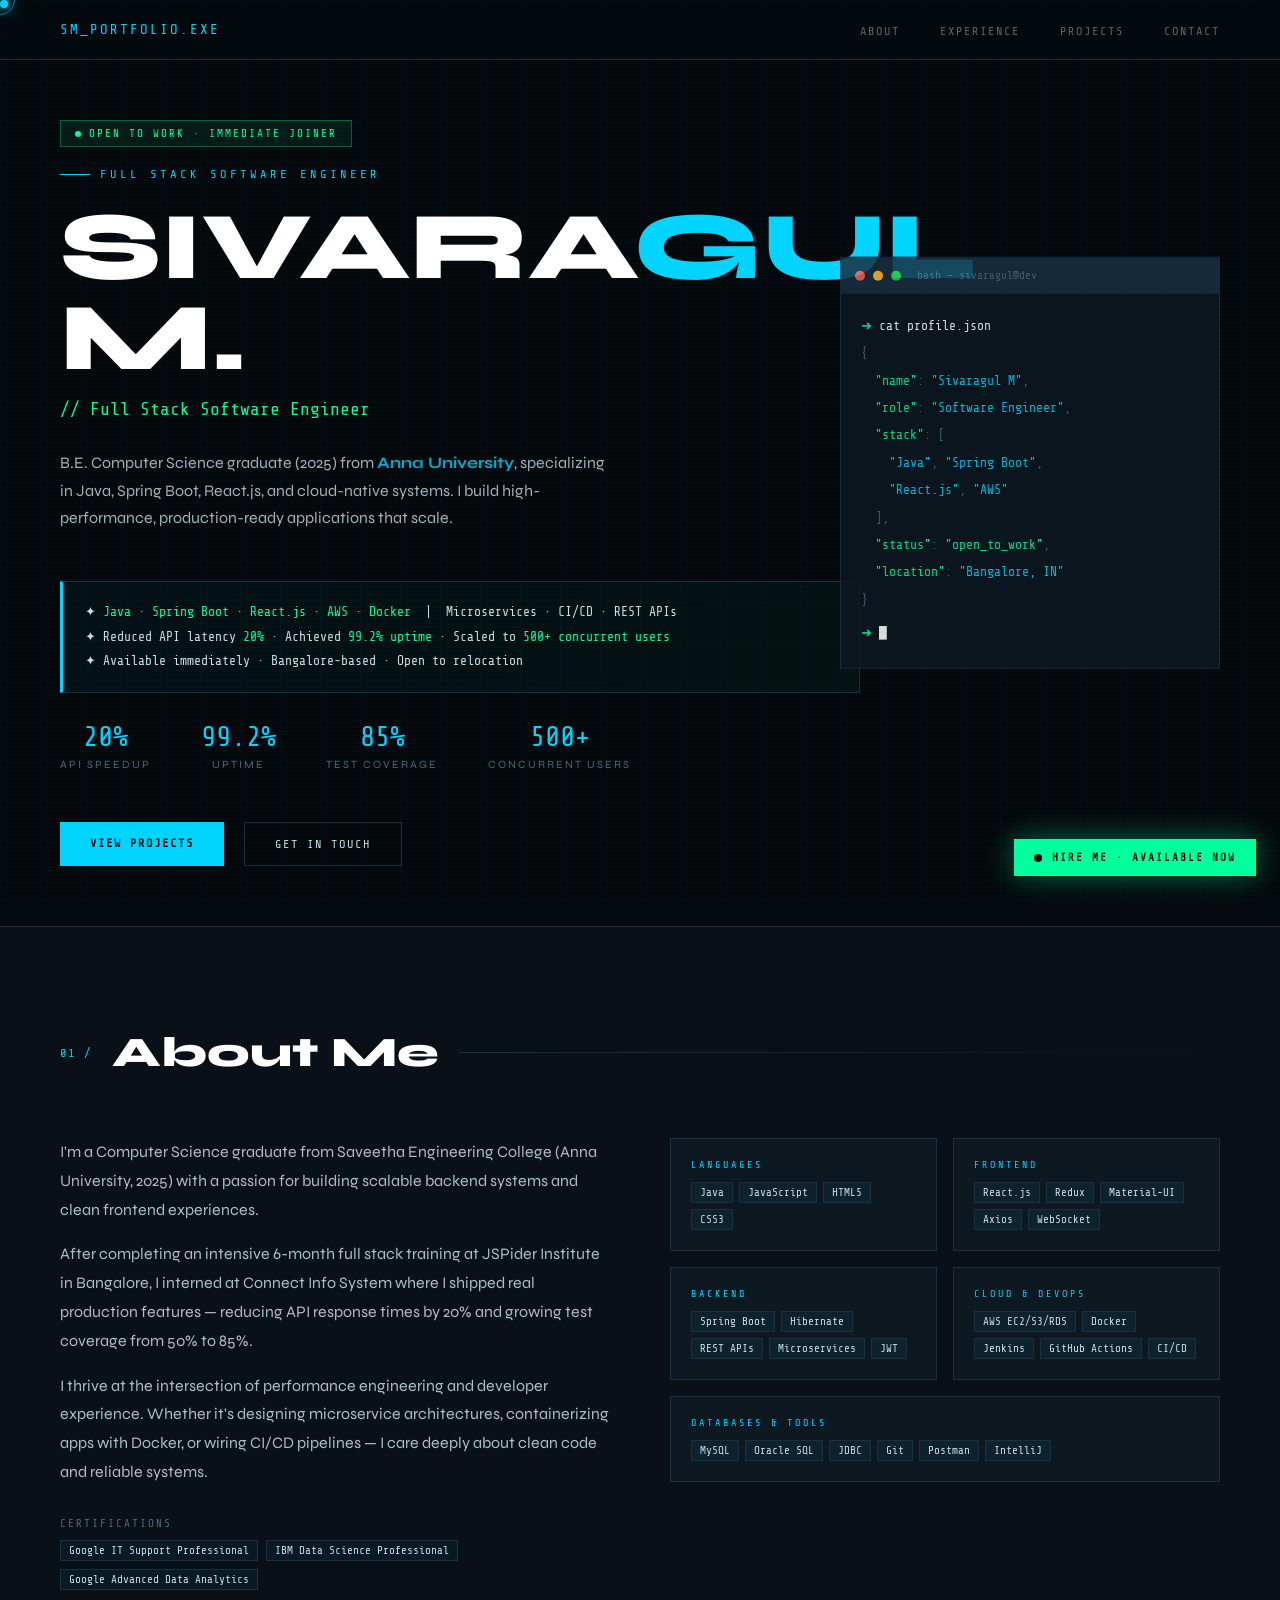
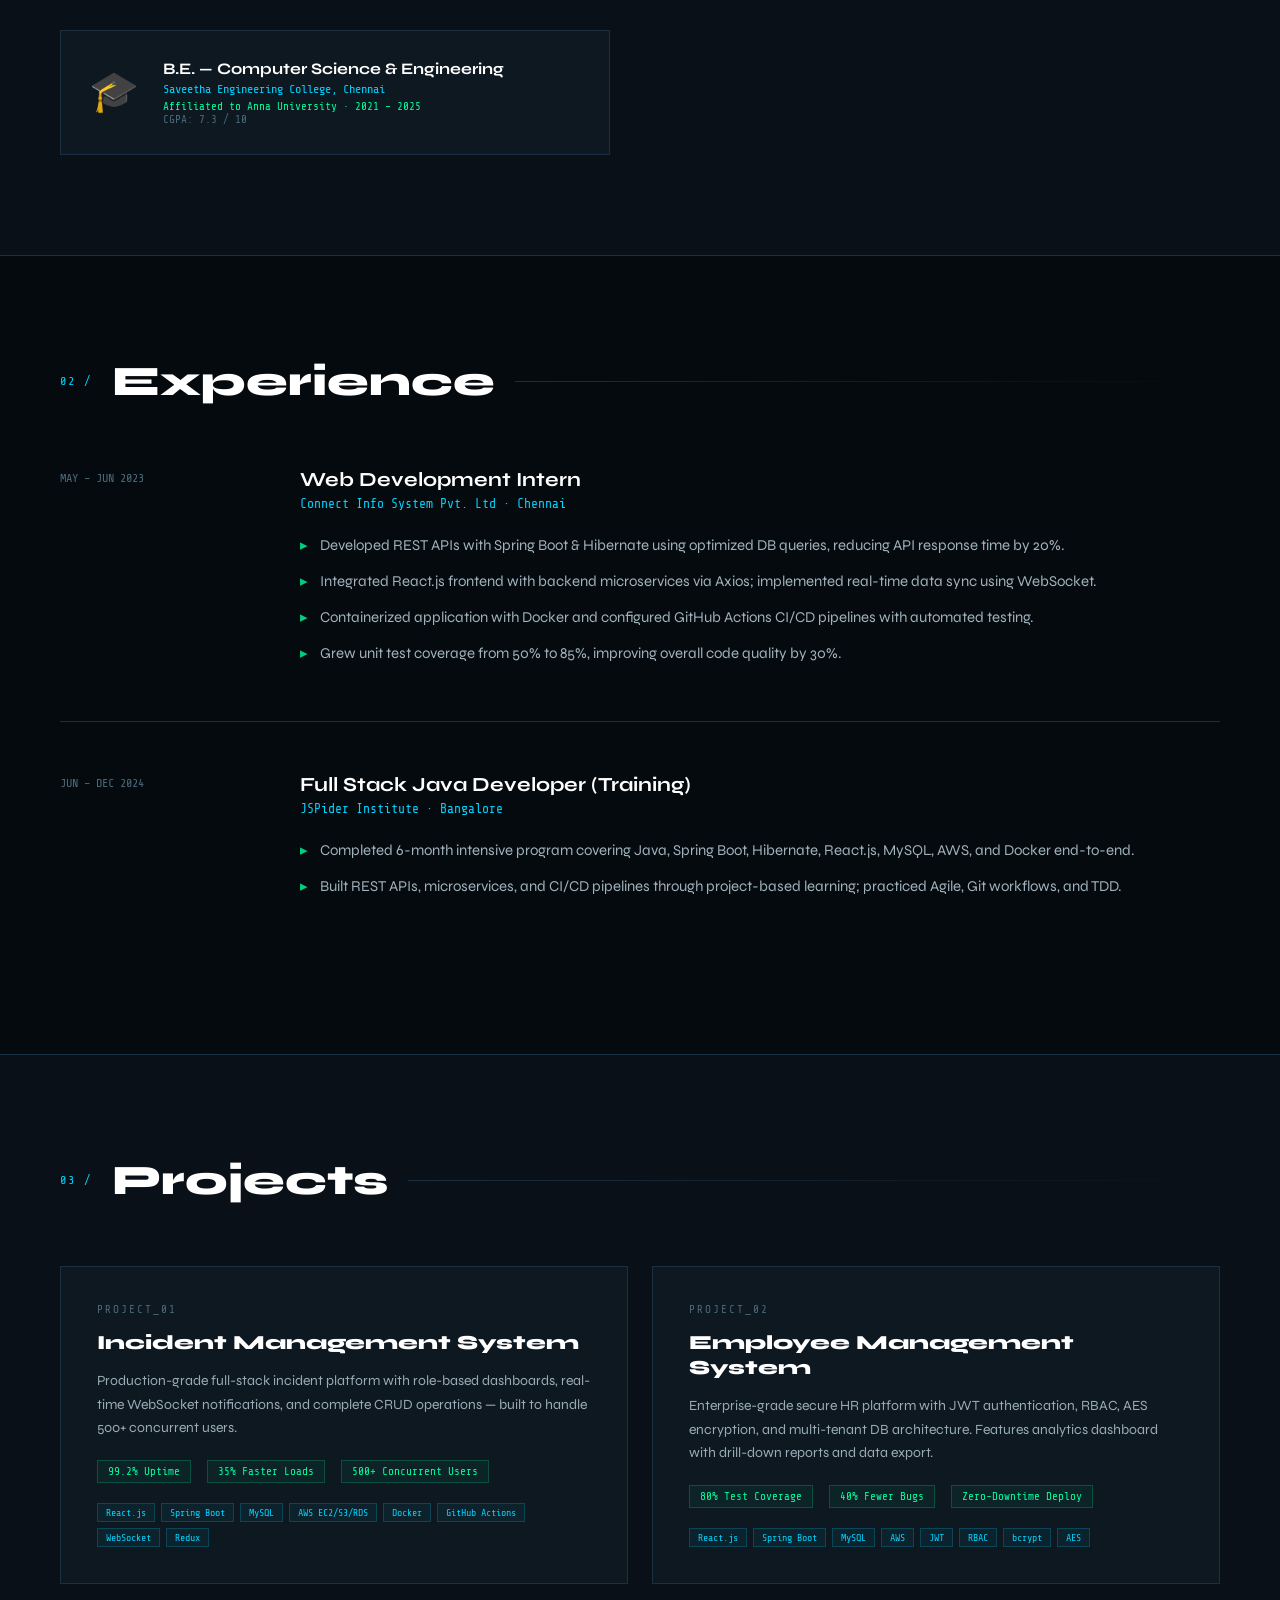
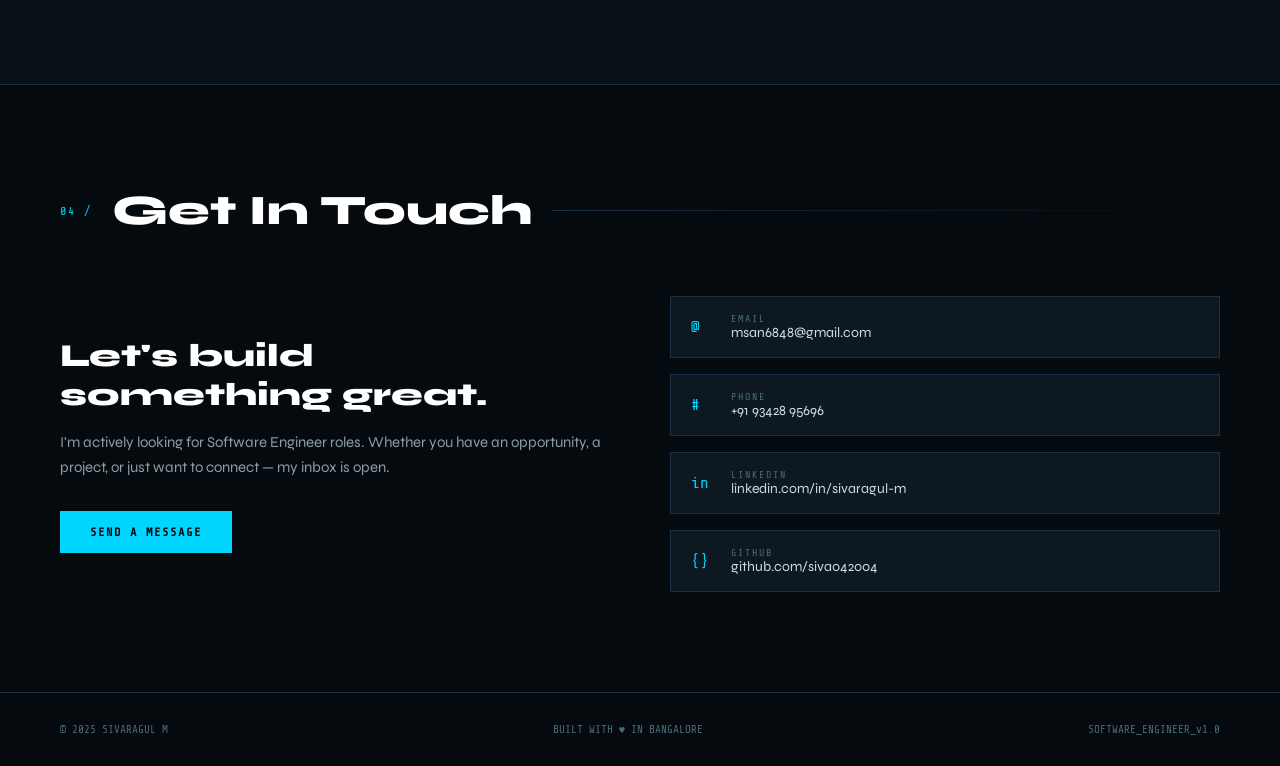
<file: portfolio.html>
<!DOCTYPE html>
<html lang="en">
<head>
<meta charset="UTF-8">
<meta name="viewport" content="width=device-width, initial-scale=1.0">
<title>Sivaragul M — Software Engineer</title>
<link href="https://fonts.googleapis.com/css2?family=Share+Tech+Mono&family=Syne:wght@400;700;800&display=swap" rel="stylesheet">
<style>
  :root {
    --bg: #050a0e;
    --bg2: #0a1017;
    --panel: #0d1821;
    --border: #1a2f42;
    --accent: #00d4ff;
    --accent2: #00ff9d;
    --accent3: #ff6b35;
    --text: #c8dde8;
    --muted: #4a6b7a;
    --mono: 'Share Tech Mono', monospace;
    --sans: 'Syne', sans-serif;
  }

  * { margin: 0; padding: 0; box-sizing: border-box; }

  html { scroll-behavior: smooth; }

  body {
    background: var(--bg);
    color: var(--text);
    font-family: var(--sans);
    overflow-x: hidden;
    cursor: none;
  }

  /* Custom cursor */
  .cursor {
    width: 8px; height: 8px;
    background: var(--accent);
    border-radius: 50%;
    position: fixed;
    pointer-events: none;
    z-index: 9999;
    transition: transform 0.1s;
    box-shadow: 0 0 10px var(--accent), 0 0 20px var(--accent);
  }
  .cursor-ring {
    width: 30px; height: 30px;
    border: 1px solid var(--accent);
    border-radius: 50%;
    position: fixed;
    pointer-events: none;
    z-index: 9998;
    transition: all 0.15s ease;
    opacity: 0.5;
  }

  /* Grid overlay */
  body::before {
    content: '';
    position: fixed;
    inset: 0;
    background-image:
      linear-gradient(rgba(0,212,255,0.03) 1px, transparent 1px),
      linear-gradient(90deg, rgba(0,212,255,0.03) 1px, transparent 1px);
    background-size: 40px 40px;
    pointer-events: none;
    z-index: 0;
  }

  /* Scanline */
  body::after {
    content: '';
    position: fixed;
    inset: 0;
    background: repeating-linear-gradient(
      0deg,
      transparent,
      transparent 2px,
      rgba(0,0,0,0.15) 2px,
      rgba(0,0,0,0.15) 4px
    );
    pointer-events: none;
    z-index: 1;
  }

  /* NAV */
  nav {
    position: fixed;
    top: 0; left: 0; right: 0;
    z-index: 100;
    display: flex;
    justify-content: space-between;
    align-items: center;
    padding: 20px 60px;
    background: rgba(5,10,14,0.9);
    backdrop-filter: blur(10px);
    border-bottom: 1px solid var(--border);
  }

  .nav-logo {
    font-family: var(--mono);
    color: var(--accent);
    font-size: 14px;
    letter-spacing: 2px;
  }

  .nav-links {
    display: flex;
    gap: 40px;
    list-style: none;
  }

  .nav-links a {
    font-family: var(--mono);
    font-size: 12px;
    color: var(--muted);
    text-decoration: none;
    letter-spacing: 2px;
    transition: color 0.3s;
    text-transform: uppercase;
  }

  .nav-links a:hover { color: var(--accent); }

  /* HERO */
  #hero {
    min-height: 100vh;
    display: flex;
    align-items: center;
    padding: 120px 60px 60px;
    position: relative;
    z-index: 2;
  }

  .hero-content { max-width: 800px; }

  .hero-tag {
    font-family: var(--mono);
    font-size: 12px;
    color: var(--accent);
    letter-spacing: 4px;
    margin-bottom: 20px;
    display: flex;
    align-items: center;
    gap: 10px;
  }

  .hero-tag::before {
    content: '';
    display: block;
    width: 30px;
    height: 1px;
    background: var(--accent);
  }

  h1 {
    font-family: var(--sans);
    font-size: clamp(48px, 8vw, 96px);
    font-weight: 800;
    line-height: 0.95;
    color: #fff;
    margin-bottom: 10px;
  }

  h1 .accent { color: var(--accent); }

  .hero-subtitle {
    font-family: var(--mono);
    font-size: clamp(14px, 2vw, 18px);
    color: var(--accent2);
    margin-bottom: 30px;
    margin-top: 16px;
  }

  .hero-desc {
    font-size: 16px;
    color: var(--text);
    line-height: 1.7;
    max-width: 560px;
    margin-bottom: 50px;
    opacity: 0.8;
  }

  .hero-stats {
    display: flex;
    gap: 50px;
    margin-bottom: 50px;
  }

  .stat {
    text-align: center;
  }

  .stat-num {
    font-family: var(--mono);
    font-size: 28px;
    color: var(--accent);
    display: block;
  }

  .stat-label {
    font-size: 11px;
    color: var(--muted);
    letter-spacing: 2px;
    text-transform: uppercase;
  }

  .hero-btns {
    display: flex;
    gap: 20px;
  }

  .btn {
    font-family: var(--mono);
    font-size: 12px;
    letter-spacing: 2px;
    text-transform: uppercase;
    padding: 14px 30px;
    text-decoration: none;
    transition: all 0.3s;
    display: inline-block;
  }

  .btn-primary {
    background: var(--accent);
    color: var(--bg);
    font-weight: bold;
  }

  .btn-primary:hover {
    background: #fff;
    box-shadow: 0 0 30px var(--accent);
  }

  .btn-ghost {
    border: 1px solid var(--border);
    color: var(--text);
  }

  .btn-ghost:hover {
    border-color: var(--accent);
    color: var(--accent);
  }

  /* Hero terminal */
  .hero-terminal {
    position: absolute;
    right: 60px;
    top: 50%;
    transform: translateY(-50%);
    width: 380px;
    background: var(--panel);
    border: 1px solid var(--border);
    font-family: var(--mono);
    font-size: 13px;
    line-height: 1.8;
    opacity: 0.85;
  }

  .terminal-bar {
    background: var(--border);
    padding: 8px 14px;
    display: flex;
    gap: 8px;
    align-items: center;
  }

  .dot { width: 10px; height: 10px; border-radius: 50%; }
  .dot.r { background: #ff5f56; }
  .dot.y { background: #ffbd2e; }
  .dot.g { background: #27c93f; }

  .terminal-body { padding: 20px; }

  .t-line { margin-bottom: 4px; }
  .t-prompt { color: var(--accent2); }
  .t-cmd { color: #fff; }
  .t-out { color: var(--muted); }
  .t-val { color: var(--accent); }
  .t-green { color: var(--accent2); }
  .t-orange { color: var(--accent3); }

  .blink {
    animation: blink 1s infinite;
  }

  @keyframes blink { 0%,50% { opacity: 1; } 51%,100% { opacity: 0; } }

  /* SECTIONS */
  section {
    padding: 100px 60px;
    position: relative;
    z-index: 2;
  }

  .section-header {
    display: flex;
    align-items: center;
    gap: 20px;
    margin-bottom: 60px;
  }

  .section-num {
    font-family: var(--mono);
    font-size: 12px;
    color: var(--accent);
    letter-spacing: 2px;
  }

  h2 {
    font-size: clamp(28px, 4vw, 42px);
    font-weight: 800;
    color: #fff;
  }

  .section-line {
    flex: 1;
    height: 1px;
    background: linear-gradient(to right, var(--border), transparent);
  }

  /* ABOUT */
  #about { background: var(--bg2); border-top: 1px solid var(--border); border-bottom: 1px solid var(--border); }

  .about-grid {
    display: grid;
    grid-template-columns: 1fr 1fr;
    gap: 60px;
    align-items: start;
  }

  .about-text p {
    font-size: 16px;
    line-height: 1.8;
    color: var(--text);
    opacity: 0.85;
    margin-bottom: 16px;
  }

  .skills-grid {
    display: grid;
    grid-template-columns: 1fr 1fr;
    gap: 16px;
  }

  .skill-cat {
    background: var(--panel);
    border: 1px solid var(--border);
    padding: 20px;
    transition: border-color 0.3s;
  }

  .skill-cat:hover { border-color: var(--accent); }

  .skill-cat-title {
    font-family: var(--mono);
    font-size: 10px;
    color: var(--accent);
    letter-spacing: 3px;
    text-transform: uppercase;
    margin-bottom: 12px;
  }

  .skill-tags {
    display: flex;
    flex-wrap: wrap;
    gap: 6px;
  }

  .tag {
    font-family: var(--mono);
    font-size: 11px;
    color: var(--text);
    background: rgba(0,212,255,0.05);
    border: 1px solid var(--border);
    padding: 3px 8px;
  }

  /* EXPERIENCE */
  .exp-item {
    display: grid;
    grid-template-columns: 200px 1fr;
    gap: 40px;
    margin-bottom: 50px;
    padding-bottom: 50px;
    border-bottom: 1px solid var(--border);
  }

  .exp-item:last-child { border-bottom: none; margin-bottom: 0; }

  .exp-date {
    font-family: var(--mono);
    font-size: 12px;
    color: var(--muted);
    padding-top: 4px;
  }

  .exp-role {
    font-size: 20px;
    font-weight: 700;
    color: #fff;
    margin-bottom: 4px;
  }

  .exp-company {
    font-family: var(--mono);
    font-size: 13px;
    color: var(--accent);
    margin-bottom: 16px;
  }

  .exp-bullets { list-style: none; }

  .exp-bullets li {
    font-size: 15px;
    color: var(--text);
    opacity: 0.8;
    padding: 6px 0;
    padding-left: 20px;
    position: relative;
    line-height: 1.6;
  }

  .exp-bullets li::before {
    content: '▸';
    position: absolute;
    left: 0;
    color: var(--accent2);
  }

  /* PROJECTS */
  #projects { background: var(--bg2); border-top: 1px solid var(--border); border-bottom: 1px solid var(--border); }

  .projects-grid {
    display: grid;
    grid-template-columns: 1fr 1fr;
    gap: 24px;
  }

  .project-card {
    background: var(--panel);
    border: 1px solid var(--border);
    padding: 36px;
    position: relative;
    overflow: hidden;
    transition: all 0.3s;
  }

  .project-card::before {
    content: '';
    position: absolute;
    top: 0; left: 0; right: 0;
    height: 2px;
    background: linear-gradient(to right, var(--accent), var(--accent2));
    transform: scaleX(0);
    transform-origin: left;
    transition: transform 0.3s;
  }

  .project-card:hover { border-color: var(--accent); transform: translateY(-4px); }
  .project-card:hover::before { transform: scaleX(1); }

  .project-num {
    font-family: var(--mono);
    font-size: 11px;
    color: var(--muted);
    letter-spacing: 2px;
    margin-bottom: 14px;
  }

  .project-name {
    font-size: 20px;
    font-weight: 800;
    color: #fff;
    margin-bottom: 14px;
  }

  .project-desc {
    font-size: 14px;
    color: var(--text);
    opacity: 0.75;
    line-height: 1.7;
    margin-bottom: 20px;
  }

  .project-metrics {
    display: flex;
    gap: 16px;
    margin-bottom: 20px;
    flex-wrap: wrap;
  }

  .metric {
    font-family: var(--mono);
    font-size: 11px;
    color: var(--accent2);
    background: rgba(0,255,157,0.05);
    border: 1px solid rgba(0,255,157,0.2);
    padding: 4px 10px;
  }

  .project-stack {
    display: flex;
    flex-wrap: wrap;
    gap: 6px;
  }

  .stack-tag {
    font-family: var(--mono);
    font-size: 10px;
    color: var(--accent);
    background: rgba(0,212,255,0.05);
    border: 1px solid rgba(0,212,255,0.2);
    padding: 3px 8px;
  }

  /* CONTACT */
  .contact-grid {
    display: grid;
    grid-template-columns: 1fr 1fr;
    gap: 60px;
    align-items: center;
  }

  .contact-text h3 {
    font-size: 32px;
    font-weight: 800;
    color: #fff;
    margin-bottom: 16px;
  }

  .contact-text p {
    font-size: 15px;
    color: var(--text);
    opacity: 0.7;
    line-height: 1.7;
    margin-bottom: 30px;
  }

  .contact-links {
    display: flex;
    flex-direction: column;
    gap: 16px;
  }

  .contact-link {
    display: flex;
    align-items: center;
    gap: 16px;
    padding: 16px 20px;
    background: var(--panel);
    border: 1px solid var(--border);
    text-decoration: none;
    transition: all 0.3s;
  }

  .contact-link:hover {
    border-color: var(--accent);
    background: rgba(0,212,255,0.05);
  }

  .contact-link-icon {
    font-family: var(--mono);
    font-size: 16px;
    color: var(--accent);
    width: 24px;
  }

  .contact-link-info { flex: 1; }

  .contact-link-label {
    font-family: var(--mono);
    font-size: 10px;
    color: var(--muted);
    letter-spacing: 2px;
    text-transform: uppercase;
  }

  .contact-link-val {
    font-size: 14px;
    color: var(--text);
  }

  /* FOOTER */
  footer {
    border-top: 1px solid var(--border);
    padding: 30px 60px;
    display: flex;
    justify-content: space-between;
    align-items: center;
    font-family: var(--mono);
    font-size: 11px;
    color: var(--muted);
    position: relative;
    z-index: 2;
  }

  /* Animations */
  .fade-in {
    opacity: 0;
    transform: translateY(20px);
    transition: opacity 0.6s ease, transform 0.6s ease;
  }

  .fade-in.visible {
    opacity: 1;
    transform: translateY(0);
  }

  /* Recruiter banner */
  .recruiter-banner {
    position: fixed;
    bottom: 24px; right: 24px;
    z-index: 200;
    background: var(--accent2);
    color: var(--bg);
    font-family: var(--mono);
    font-size: 11px;
    font-weight: bold;
    letter-spacing: 2px;
    padding: 12px 20px;
    display: flex;
    align-items: center;
    gap: 10px;
    box-shadow: 0 0 30px rgba(0,255,157,0.4);
    animation: pulse-banner 2s infinite;
    text-decoration: none;
    text-transform: uppercase;
    cursor: none;
  }
  .recruiter-banner:hover { background: #fff; }
  .pulse-dot { width: 8px; height: 8px; border-radius: 50%; background: var(--bg); animation: pulse-dot 1.2s infinite; }
  @keyframes pulse-banner { 0%,100% { box-shadow: 0 0 20px rgba(0,255,157,0.4); } 50% { box-shadow: 0 0 50px rgba(0,255,157,0.9); } }
  @keyframes pulse-dot { 0%,100% { transform: scale(1); opacity:1; } 50% { transform: scale(1.6); opacity:0.4; } }
  .hire-badge {
    display: inline-flex; align-items: center; gap: 8px;
    background: rgba(0,255,157,0.08);
    border: 1px solid rgba(0,255,157,0.3);
    padding: 6px 14px; margin-bottom: 20px;
    font-family: var(--mono); font-size: 11px;
    color: var(--accent2); letter-spacing: 2px;
  }
  .hire-badge-dot { width: 6px; height: 6px; border-radius: 50%; background: var(--accent2); animation: pulse-dot 1.2s infinite; }
  .highlight-strip {
    background: linear-gradient(135deg, rgba(0,212,255,0.04), rgba(0,255,157,0.04));
    border: 1px solid var(--border);
    border-left: 3px solid var(--accent);
    padding: 18px 22px; margin-bottom: 28px;
    font-family: var(--mono); font-size: 13px;
    color: var(--text); line-height: 1.9;
  }
  .highlight-strip span { color: var(--accent2); }
  .edu-card {
    background: var(--panel); border: 1px solid var(--border);
    padding: 28px; margin-top: 40px;
    display: flex; align-items: center; gap: 24px;
    transition: border-color 0.3s;
  }
  .edu-card:hover { border-color: var(--accent); }
  .edu-degree { font-size: 16px; font-weight: 700; color: #fff; margin-bottom: 4px; }
  .edu-school { font-family: var(--mono); font-size: 12px; color: var(--accent); margin-bottom: 4px; }
  .edu-meta { font-family: var(--mono); font-size: 11px; color: var(--muted); }
  .edu-affil { font-family: var(--mono); font-size: 11px; color: var(--accent2); margin-top: 4px; }

  @media (max-width: 900px) {
    nav { padding: 16px 24px; }
    section { padding: 70px 24px; }
    #hero { padding: 100px 24px 60px; }
    .hero-terminal { display: none; }
    .about-grid, .projects-grid, .contact-grid { grid-template-columns: 1fr; }
    .exp-item { grid-template-columns: 1fr; gap: 8px; }
    .hero-stats { gap: 24px; }
    footer { padding: 20px 24px; flex-direction: column; gap: 8px; }
  }
</style>
</head>
<body>

<div class="cursor" id="cursor"></div>
<div class="cursor-ring" id="cursorRing"></div>

<nav>
  <div class="nav-logo">SM_PORTFOLIO.EXE</div>
  <ul class="nav-links">
    <li><a href="#about">About</a></li>
    <li><a href="#experience">Experience</a></li>
    <li><a href="#projects">Projects</a></li>
    <li><a href="#contact">Contact</a></li>
  </ul>
</nav>

<!-- HERO -->
<section id="hero">
  <div class="hero-content">
    <div class="hire-badge"><div class="hire-badge-dot"></div> OPEN TO WORK · IMMEDIATE JOINER</div>
    <div class="hero-tag">FULL STACK SOFTWARE ENGINEER</div>
    <h1>SIVARA<span class="accent">GUL</span><br>M.</h1>
    <div class="hero-subtitle">// Full Stack Software Engineer</div>
    <p class="hero-desc">
      B.E. Computer Science graduate (2025) from <strong style="color:var(--accent)">Anna University</strong>, specializing in Java, Spring Boot, React.js, and cloud-native systems. I build high-performance, production-ready applications that scale.
    </p>
    <div class="highlight-strip">
      ✦ <span>Java · Spring Boot · React.js · AWS · Docker</span> &nbsp;|&nbsp; Microservices · CI/CD · REST APIs<br>
      ✦ Reduced API latency <span>20%</span> · Achieved <span>99.2% uptime</span> · Scaled to <span>500+ concurrent users</span><br>
      ✦ Available immediately · Bangalore-based · Open to relocation
    </div>
    <div class="hero-stats">
      <div class="stat">
        <span class="stat-num">20%</span>
        <span class="stat-label">API Speedup</span>
      </div>
      <div class="stat">
        <span class="stat-num">99.2%</span>
        <span class="stat-label">Uptime</span>
      </div>
      <div class="stat">
        <span class="stat-num">85%</span>
        <span class="stat-label">Test Coverage</span>
      </div>
      <div class="stat">
        <span class="stat-num">500+</span>
        <span class="stat-label">Concurrent Users</span>
      </div>
    </div>
    <div class="hero-btns">
      <a href="#projects" class="btn btn-primary">View Projects</a>
      <a href="#contact" class="btn btn-ghost">Get In Touch</a>
    </div>
  </div>

  <div class="hero-terminal">
    <div class="terminal-bar">
      <div class="dot r"></div><div class="dot y"></div><div class="dot g"></div>
      <span style="font-family:var(--mono);font-size:11px;color:var(--muted);margin-left:8px">bash — sivaragul@dev</span>
    </div>
    <div class="terminal-body">
      <div class="t-line"><span class="t-prompt">➜ </span><span class="t-cmd">cat profile.json</span></div>
      <div class="t-line t-out">{</div>
      <div class="t-line t-out">&nbsp;&nbsp;<span style="color:var(--accent2)">"name"</span>: <span class="t-val">"Sivaragul M"</span>,</div>
      <div class="t-line t-out">&nbsp;&nbsp;<span style="color:var(--accent2)">"role"</span>: <span class="t-val">"Software Engineer"</span>,</div>
      <div class="t-line t-out">&nbsp;&nbsp;<span style="color:var(--accent2)">"stack"</span>: [</div>
      <div class="t-line t-out">&nbsp;&nbsp;&nbsp;&nbsp;<span class="t-val">"Java"</span>, <span class="t-val">"Spring Boot"</span>,</div>
      <div class="t-line t-out">&nbsp;&nbsp;&nbsp;&nbsp;<span class="t-val">"React.js"</span>, <span class="t-val">"AWS"</span></div>
      <div class="t-line t-out">&nbsp;&nbsp;],</div>
      <div class="t-line t-out">&nbsp;&nbsp;<span style="color:var(--accent2)">"status"</span>: <span class="t-green">"open_to_work"</span>,</div>
      <div class="t-line t-out">&nbsp;&nbsp;<span style="color:var(--accent2)">"location"</span>: <span class="t-val">"Bangalore, IN"</span></div>
      <div class="t-line t-out">}</div>
      <div class="t-line" style="margin-top:10px"><span class="t-prompt">➜ </span><span class="blink t-cmd">█</span></div>
    </div>
  </div>
</section>

<!-- ABOUT -->
<section id="about">
  <div class="section-header fade-in">
    <span class="section-num">01 /</span>
    <h2>About Me</h2>
    <div class="section-line"></div>
  </div>
  <div class="about-grid">
    <div class="about-text fade-in">
      <p>I'm a Computer Science graduate from Saveetha Engineering College (Anna University, 2025) with a passion for building scalable backend systems and clean frontend experiences.</p>
      <p>After completing an intensive 6-month full stack training at JSPider Institute in Bangalore, I interned at Connect Info System where I shipped real production features — reducing API response times by 20% and growing test coverage from 50% to 85%.</p>
      <p>I thrive at the intersection of performance engineering and developer experience. Whether it's designing microservice architectures, containerizing apps with Docker, or wiring CI/CD pipelines — I care deeply about clean code and reliable systems.</p>
      <div style="margin-top:30px">
        <div style="font-family:var(--mono);font-size:11px;color:var(--muted);letter-spacing:2px;margin-bottom:10px">CERTIFICATIONS</div>
        <div style="display:flex;flex-wrap:wrap;gap:8px">
          <span class="tag">Google IT Support Professional</span>
          <span class="tag">IBM Data Science Professional</span>
          <span class="tag">Google Advanced Data Analytics</span>
        </div>
      </div>
      <div class="edu-card">
        <div style="font-size:40px">🎓</div>
        <div>
          <div class="edu-degree">B.E. — Computer Science & Engineering</div>
          <div class="edu-school">Saveetha Engineering College, Chennai</div>
          <div class="edu-affil">Affiliated to Anna University · 2021 – 2025</div>
          <div class="edu-meta">CGPA: 7.3 / 10</div>
        </div>
      </div>
    </div>
    <div class="skills-grid fade-in">
      <div class="skill-cat">
        <div class="skill-cat-title">Languages</div>
        <div class="skill-tags">
          <span class="tag">Java</span><span class="tag">JavaScript</span><span class="tag">HTML5</span><span class="tag">CSS3</span>
        </div>
      </div>
      <div class="skill-cat">
        <div class="skill-cat-title">Frontend</div>
        <div class="skill-tags">
          <span class="tag">React.js</span><span class="tag">Redux</span><span class="tag">Material-UI</span><span class="tag">Axios</span><span class="tag">WebSocket</span>
        </div>
      </div>
      <div class="skill-cat">
        <div class="skill-cat-title">Backend</div>
        <div class="skill-tags">
          <span class="tag">Spring Boot</span><span class="tag">Hibernate</span><span class="tag">REST APIs</span><span class="tag">Microservices</span><span class="tag">JWT</span>
        </div>
      </div>
      <div class="skill-cat">
        <div class="skill-cat-title">Cloud & DevOps</div>
        <div class="skill-tags">
          <span class="tag">AWS EC2/S3/RDS</span><span class="tag">Docker</span><span class="tag">Jenkins</span><span class="tag">GitHub Actions</span><span class="tag">CI/CD</span>
        </div>
      </div>
      <div class="skill-cat" style="grid-column: span 2;">
        <div class="skill-cat-title">Databases & Tools</div>
        <div class="skill-tags">
          <span class="tag">MySQL</span><span class="tag">Oracle SQL</span><span class="tag">JDBC</span><span class="tag">Git</span><span class="tag">Postman</span><span class="tag">IntelliJ</span>
        </div>
      </div>
    </div>
  </div>
</section>

<!-- EXPERIENCE -->
<section id="experience">
  <div class="section-header fade-in">
    <span class="section-num">02 /</span>
    <h2>Experience</h2>
    <div class="section-line"></div>
  </div>

  <div class="exp-item fade-in">
    <div class="exp-date">MAY – JUN 2023</div>
    <div>
      <div class="exp-role">Web Development Intern</div>
      <div class="exp-company">Connect Info System Pvt. Ltd · Chennai</div>
      <ul class="exp-bullets">
        <li>Developed REST APIs with Spring Boot & Hibernate using optimized DB queries, reducing API response time by 20%.</li>
        <li>Integrated React.js frontend with backend microservices via Axios; implemented real-time data sync using WebSocket.</li>
        <li>Containerized application with Docker and configured GitHub Actions CI/CD pipelines with automated testing.</li>
        <li>Grew unit test coverage from 50% to 85%, improving overall code quality by 30%.</li>
      </ul>
    </div>
  </div>

  <div class="exp-item fade-in">
    <div class="exp-date">JUN – DEC 2024</div>
    <div>
      <div class="exp-role">Full Stack Java Developer (Training)</div>
      <div class="exp-company">JSPider Institute · Bangalore</div>
      <ul class="exp-bullets">
        <li>Completed 6-month intensive program covering Java, Spring Boot, Hibernate, React.js, MySQL, AWS, and Docker end-to-end.</li>
        <li>Built REST APIs, microservices, and CI/CD pipelines through project-based learning; practiced Agile, Git workflows, and TDD.</li>
      </ul>
    </div>
  </div>
</section>

<!-- PROJECTS -->
<section id="projects">
  <div class="section-header fade-in">
    <span class="section-num">03 /</span>
    <h2>Projects</h2>
    <div class="section-line"></div>
  </div>
  <div class="projects-grid">
    <div class="project-card fade-in">
      <div class="project-num">PROJECT_01</div>
      <div class="project-name">Incident Management System</div>
      <p class="project-desc">Production-grade full-stack incident platform with role-based dashboards, real-time WebSocket notifications, and complete CRUD operations — built to handle 500+ concurrent users.</p>
      <div class="project-metrics">
        <span class="metric">99.2% Uptime</span>
        <span class="metric">35% Faster Loads</span>
        <span class="metric">500+ Concurrent Users</span>
      </div>
      <div class="project-stack">
        <span class="stack-tag">React.js</span>
        <span class="stack-tag">Spring Boot</span>
        <span class="stack-tag">MySQL</span>
        <span class="stack-tag">AWS EC2/S3/RDS</span>
        <span class="stack-tag">Docker</span>
        <span class="stack-tag">GitHub Actions</span>
        <span class="stack-tag">WebSocket</span>
        <span class="stack-tag">Redux</span>
      </div>
    </div>

    <div class="project-card fade-in">
      <div class="project-num">PROJECT_02</div>
      <div class="project-name">Employee Management System</div>
      <p class="project-desc">Enterprise-grade secure HR platform with JWT authentication, RBAC, AES encryption, and multi-tenant DB architecture. Features analytics dashboard with drill-down reports and data export.</p>
      <div class="project-metrics">
        <span class="metric">80% Test Coverage</span>
        <span class="metric">40% Fewer Bugs</span>
        <span class="metric">Zero-Downtime Deploy</span>
      </div>
      <div class="project-stack">
        <span class="stack-tag">React.js</span>
        <span class="stack-tag">Spring Boot</span>
        <span class="stack-tag">MySQL</span>
        <span class="stack-tag">AWS</span>
        <span class="stack-tag">JWT</span>
        <span class="stack-tag">RBAC</span>
        <span class="stack-tag">bcrypt</span>
        <span class="stack-tag">AES</span>
      </div>
    </div>
  </div>
</section>

<!-- CONTACT -->
<section id="contact">
  <div class="section-header fade-in">
    <span class="section-num">04 /</span>
    <h2>Get In Touch</h2>
    <div class="section-line"></div>
  </div>
  <div class="contact-grid">
    <div class="contact-text fade-in">
      <h3>Let's build<br>something great.</h3>
      <p>I'm actively looking for Software Engineer roles. Whether you have an opportunity, a project, or just want to connect — my inbox is open.</p>
      <a href="mailto:msan6848@gmail.com" class="btn btn-primary">Send a Message</a>
    </div>
    <div class="contact-links fade-in">
      <a href="mailto:msan6848@gmail.com" class="contact-link">
        <span class="contact-link-icon">@</span>
        <div class="contact-link-info">
          <div class="contact-link-label">Email</div>
          <div class="contact-link-val">msan6848@gmail.com</div>
        </div>
      </a>
      <a href="tel:+919342895696" class="contact-link">
        <span class="contact-link-icon">#</span>
        <div class="contact-link-info">
          <div class="contact-link-label">Phone</div>
          <div class="contact-link-val">+91 93428 95696</div>
        </div>
      </a>
      <a href="https://www.linkedin.com/in/sivaragul-m-4496682ba/" target="_blank" class="contact-link">
        <span class="contact-link-icon">in</span>
        <div class="contact-link-info">
          <div class="contact-link-label">LinkedIn</div>
          <div class="contact-link-val">linkedin.com/in/sivaragul-m</div>
        </div>
      </a>
      <a href="https://github.com/siva042004" target="_blank" class="contact-link">
        <span class="contact-link-icon">{}</span>
        <div class="contact-link-info">
          <div class="contact-link-label">GitHub</div>
          <div class="contact-link-val">github.com/siva042004</div>
        </div>
      </a>
    </div>
  </div>
</section>

<footer>
  <span>© 2025 SIVARAGUL M</span>
  <span>BUILT WITH ♥ IN BANGALORE</span>
  <span>SOFTWARE_ENGINEER_v1.0</span>
</footer>

<a href="mailto:msan6848@gmail.com" class="recruiter-banner">
  <div class="pulse-dot"></div> Hire Me · Available Now
</a>

<script>
  // Cursor
  const cursor = document.getElementById('cursor');
  const ring = document.getElementById('cursorRing');
  let mx = 0, my = 0, rx = 0, ry = 0;

  document.addEventListener('mousemove', e => {
    mx = e.clientX; my = e.clientY;
    cursor.style.left = mx - 4 + 'px';
    cursor.style.top = my - 4 + 'px';
  });

  function animRing() {
    rx += (mx - rx - 15) * 0.12;
    ry += (my - ry - 15) * 0.12;
    ring.style.left = rx + 'px';
    ring.style.top = ry + 'px';
    requestAnimationFrame(animRing);
  }
  animRing();

  // Fade in on scroll
  const observer = new IntersectionObserver(entries => {
    entries.forEach(e => { if (e.isIntersecting) e.target.classList.add('visible'); });
  }, { threshold: 0.1 });

  document.querySelectorAll('.fade-in').forEach(el => observer.observe(el));
</script>
</body>
</html>
</file>
